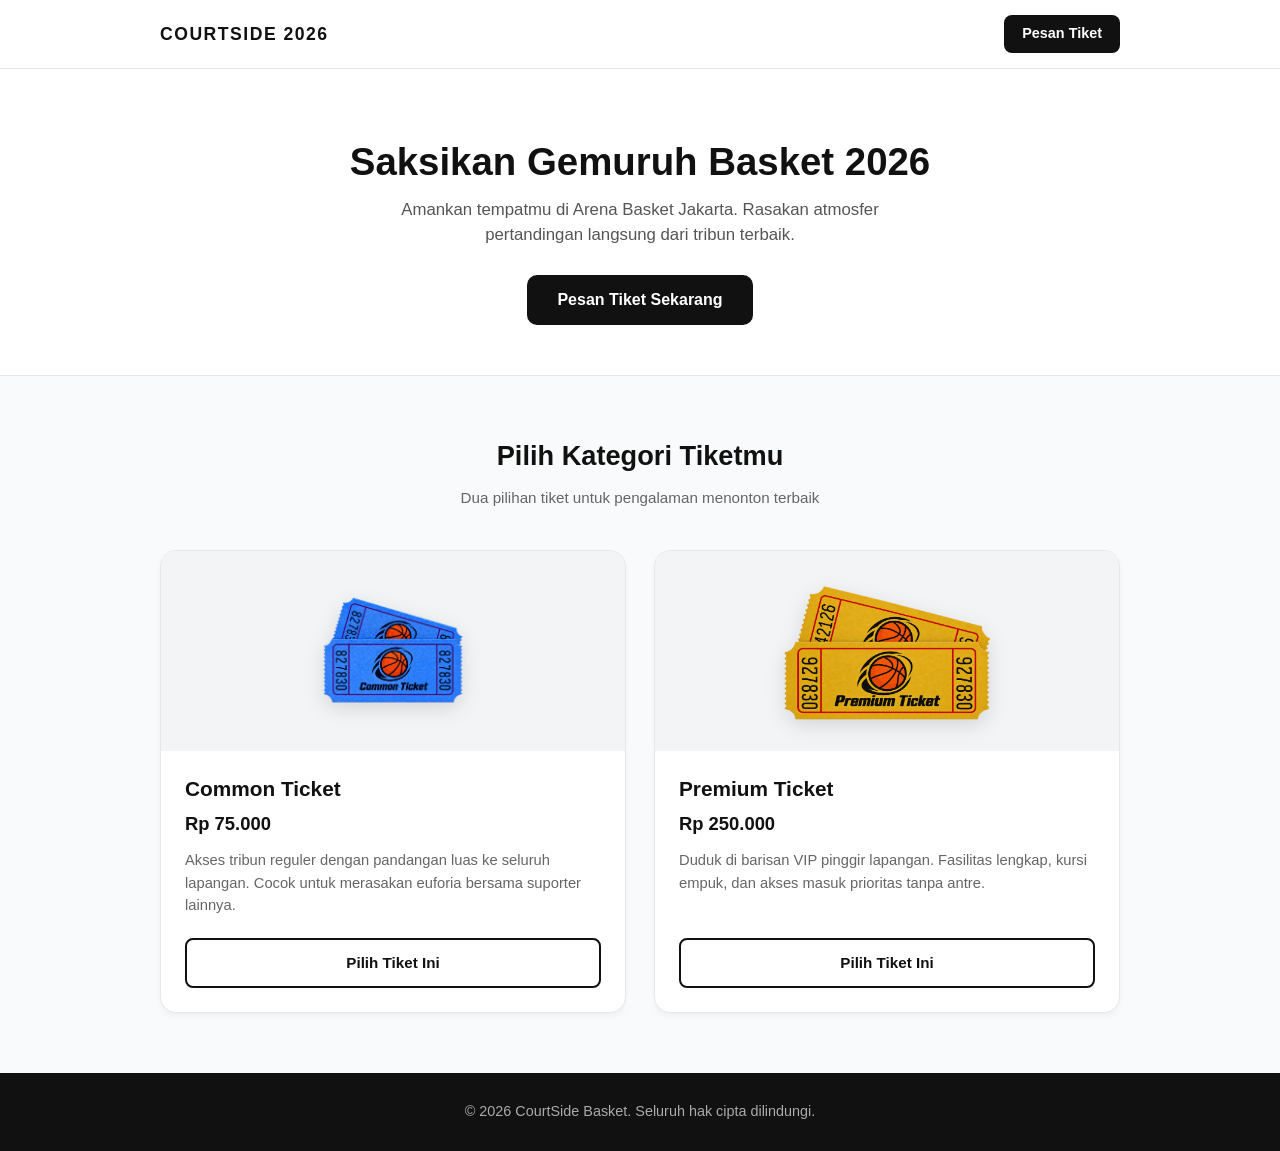
<file: beranda.html>
<!doctype html>
<html lang="id">
<head>
  <meta charset="UTF-8">
  <meta name="viewport" content="width=device-width, initial-scale=1.0">
  <title>CourtSide Basket 2026 | Tiket Resmi</title>
  <link rel="stylesheet" href="style.css">
</head>
<body>

  <!-- NAVBAR -->
  <header>
    <div class="container nav-content">
      <div class="brand">COURTSIDE 2026</div>
      <a href="pemesanan.html" class="btn-nav">Pesan Tiket</a>
    </div>
  </header>

  <!-- HERO -->
  <section class="hero">
    <div class="container">
      <h1>Saksikan Gemuruh Basket 2026</h1>
      <p>Amankan tempatmu di Arena Basket Jakarta. Rasakan atmosfer pertandingan langsung dari tribun terbaik.</p>
      <a href="pemesanan.html" class="btn-primary">Pesan Tiket Sekarang</a>
    </div>
  </section>

  <!-- TICKETS -->
  <section class="tickets container" id="tickets">
    <h2 class="section-title">Pilih Kategori Tiketmu</h2>
    <p class="section-sub">Dua pilihan tiket untuk pengalaman menonton terbaik</p>

    <div class="ticket-grid">
      <!-- COMMON TICKET -->
      <div class="ticket-card">
        <div class="ticket-image">
          <img src="ticket_image/common_ticket.png" alt="Common Ticket">
        </div>
        <div class="ticket-info">
          <h3>Common Ticket</h3>
          <div class="ticket-price">Rp 75.000</div>
          <p class="ticket-desc">Akses tribun reguler dengan pandangan luas ke seluruh lapangan. Cocok untuk merasakan euforia bersama suporter lainnya.</p>
          <a href="pemesanan.html" class="btn-select">Pilih Tiket Ini</a>
        </div>
      </div>

      <!-- PREMIUM TICKET -->
      <div class="ticket-card">
        <div class="ticket-image">
          <img src="ticket_image/premium-ticket.png" alt="Premium Ticket">
        </div>
        <div class="ticket-info">
          <h3>Premium Ticket</h3>
          <div class="ticket-price">Rp 250.000</div>
          <p class="ticket-desc">Duduk di barisan VIP pinggir lapangan. Fasilitas lengkap, kursi empuk, dan akses masuk prioritas tanpa antre.</p>
          <a href="pemesanan.html" class="btn-select">Pilih Tiket Ini</a>
        </div>
      </div>
    </div>
  </section>

  <!-- FOOTER -->
  <footer>
    <div class="container">
      <p>&copy; 2026 CourtSide Basket. Seluruh hak cipta dilindungi.</p>
    </div>
  </footer>

</body>
</html>
</file>
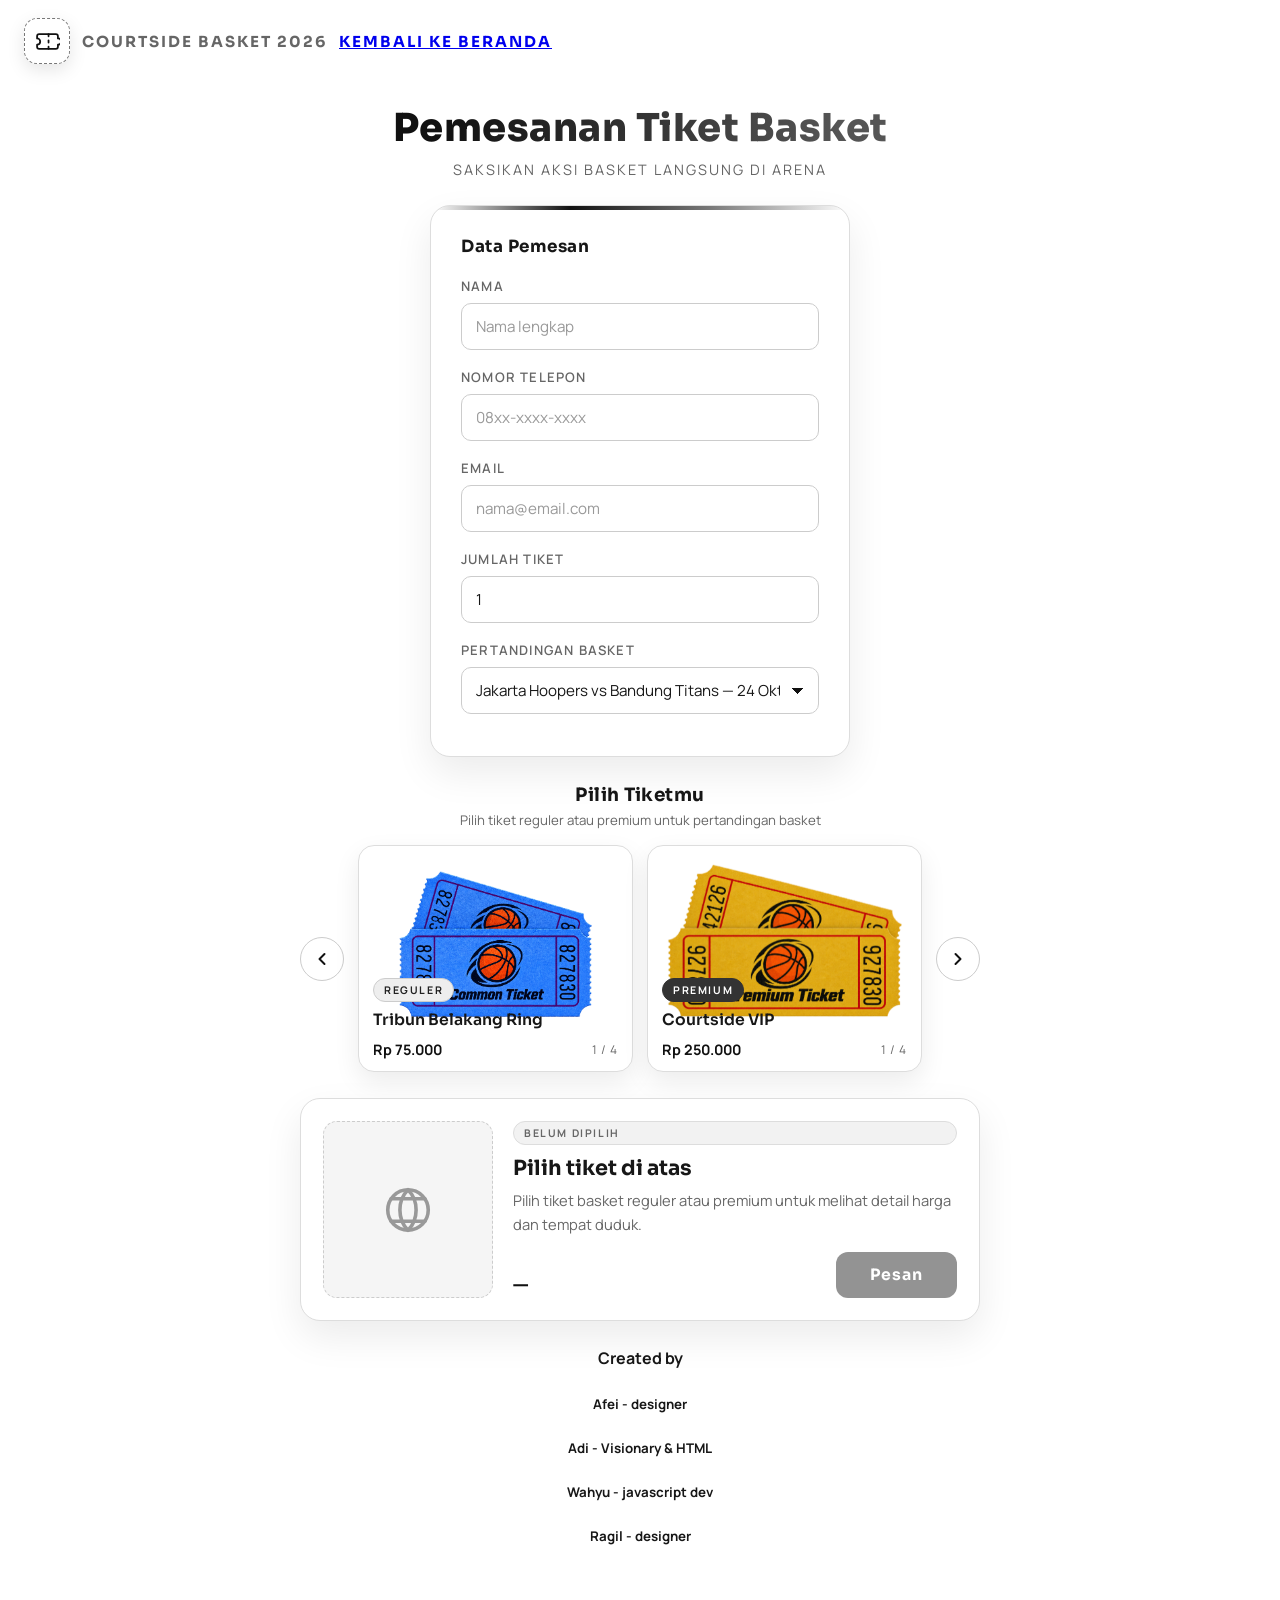
<file: TICKET.html>
<!doctype html>
<html lang="id">
  <head>
    <meta charset="UTF-8" />
    <meta name="viewport" content="width=device-width, initial-scale=1.0" />
    <title>Tiket Basket | CourtSide 2026</title>
    <link rel="preconnect" href="https://fonts.googleapis.com" />
    <link rel="preconnect" href="https://fonts.gstatic.com" crossorigin />
    <link
      href="https://fonts.googleapis.com/css2?family=Sora:wght@400;600;700;800&family=Manrope:wght@400;500;600;700&display=swap"
      rel="stylesheet"
    />
    <style>
      :root {
        --gold: #111111;
        --gold-deep: #444444;
        --ink: #171717;
        --ink-dim: #666666;
        --field-bg: #ffffff;
        --field-border: #cccccc;
        --accent: #111111;
      }

      * { box-sizing: border-box; margin: 0; padding: 0; }

      body {
        min-height: 100vh;
        display: flex;
        flex-direction: column;
        align-items: center;
        padding: 104px 16px 56px;
        font-family: "Manrope", "Segoe UI", sans-serif;
        color: var(--ink);
        background: #ffffff;
        background-attachment: fixed;
        position: relative;
        overflow-x: hidden;
      }

      body::before,
      body::after {
        display: none;
      }
      body::before {
        background: none;
      }
      body::after {
        background: none;
      }
      @keyframes drift {
        from { transform: translate(-6%, -4%) scale(1); }
        to   { transform: translate(6%, 5%)  scale(1.15); }
      }

      /* ===== LOGO ===== */
      .topbar {
        position: fixed;
        top: 0; left: 0; right: 0;
        display: flex;
        align-items: center;
        gap: 12px;
        padding: 18px 24px;
        z-index: 5;
      }
      .logo-icon {
        width: 46px;
        height: 46px;
        flex-shrink: 0;
        display: grid;
        place-items: center;
        border-radius: 13px;
        color: #111111;
        background: #ffffff;
        border: 1.5px dashed #777777;
        box-shadow: 0 6px 18px rgba(0, 0, 0, 0.10);
      }
      .logo-icon svg { width: 25px; height: 25px; }
      .topbar-teks {
        font-family: "Sora", sans-serif;
        font-weight: 700;
        font-size: 0.95rem;
        letter-spacing: 2px;
        text-transform: uppercase;
        color: var(--ink-dim);
      }

      .topbar-right {
        font-family: "Sora", sans-serif;
        font-weight: 700;
        font-size: 0.95rem;
        letter-spacing: 2px;
        text-transform: uppercase;
        color: var(--ink-dim);
      }

      .wrap {
        width: min(680px, 100%);
        position: relative;
        z-index: 1;
        display: flex;
        flex-direction: column;
        align-items: center;
        gap: 26px;
      }

      .judul { text-align: center; }
      .judul h1 {
        font-family: "Sora", "Segoe UI", sans-serif;
        font-weight: 800;
        font-size: clamp(1.8rem, 4vw, 2.4rem);
        letter-spacing: 0.5px;
        background: linear-gradient(92deg, #111111 10%, #555555 90%);
        -webkit-background-clip: text;
        background-clip: text;
        color: transparent;
      }
      .judul p {
        margin-top: 8px;
        color: var(--ink-dim);
        font-size: 0.9rem;
        letter-spacing: 2px;
        text-transform: uppercase;
      }

      /* ===== FORM CARD ===== */
      .boxpemesanan {
        width: min(420px, 100%);
        position: relative;
        border-radius: 20px;
        padding: 30px 30px 24px;
        background: #ffffff;
        border: 1px solid #dddddd;
        box-shadow:
          0 16px 38px rgba(0, 0, 0, 0.08),
          inset 0 1px 0 rgba(255, 255, 255, 0.9);
        overflow: hidden;
      }
      .boxpemesanan::before {
        content: "";
        position: absolute;
        top: 0; left: 0; right: 0;
        height: 4px;
        background: linear-gradient(90deg, transparent, #111111, #777777, transparent);
      }
      .kartu-judul {
        font-family: "Sora", sans-serif;
        font-weight: 700;
        font-size: 1.05rem;
        margin-bottom: 20px;
        letter-spacing: 0.5px;
      }

      label {
        display: block;
        font-weight: 600;
        font-size: 0.82rem;
        letter-spacing: 1.2px;
        text-transform: uppercase;
        color: var(--ink-dim);
        margin-bottom: 8px;
      }

      input[type="text"],
      input[type="email"],
      input[type="number"],
      input[type="tel"] {
        width: 100%;
        padding: 12px 14px;
        margin-bottom: 18px;
        border-radius: 10px;
        border: 1px solid var(--field-border);
        background: var(--field-bg);
        color: var(--ink);
        font-family: "Manrope", sans-serif;
        font-size: 0.95rem;
        transition: border-color 0.25s, box-shadow 0.25s, background 0.25s;
        appearance: none;
      }
      input:focus,
      select:focus {
        outline: none;
        border-color: #111111;
        background-color: #ffffff;
        box-shadow: 0 0 0 3px rgba(0, 0, 0, 0.12);
      }
      input::placeholder { color: #999999; }
      input[type="number"]::-webkit-outer-spin-button,
      input[type="number"]::-webkit-inner-spin-button { -webkit-appearance: none; }

      select {
        width: 100%;
        padding: 12px 14px;
        margin-bottom: 18px;
        border-radius: 10px;
        border: 1px solid var(--field-border);
        background-color: var(--field-bg);
        background-image:
          linear-gradient(45deg, transparent 50%, #111111 50%),
          linear-gradient(135deg, #111111 50%, transparent 50%);
        background-position: calc(100% - 20px) 50%, calc(100% - 14px) 50%;
        background-size: 6px 6px;
        background-repeat: no-repeat;
        color: var(--ink);
        font-family: "Manrope", sans-serif;
        font-size: 0.95rem;
        cursor: pointer;
        appearance: none;
        padding-right: 38px;
        transition: border-color 0.25s, box-shadow 0.25s, background-color 0.25s;
      }
      select option { color: #111111; background: #ffffff; }

      /* ===== TICKET CAROUSEL ===== */
      .pilihan { width: 100%; }
      .pilihan-judul { text-align: center; margin-bottom: 16px; }
      .pilihan-judul h3 {
        font-family: "Sora", sans-serif;
        font-weight: 700;
        font-size: 1.15rem;
        letter-spacing: 0.5px;
      }
      .pilihan-judul p {
        margin-top: 5px;
        color: var(--ink-dim);
        font-size: 0.83rem;
      }

      .carousel {
        display: flex;
        align-items: stretch;
        gap: 14px;
      }

      .arrow {
        flex-shrink: 0;
        align-self: center;
        width: 44px;
        height: 44px;
        border-radius: 50%;
        border: 1px solid #cccccc;
        background: #ffffff;
        color: var(--gold);
        cursor: pointer;
        display: grid;
        place-items: center;
        transition: transform 0.18s ease, box-shadow 0.18s ease, background 0.18s ease;
      }
      .arrow:hover {
        background: #111111;
        color: #ffffff;
        box-shadow: 0 5px 14px rgba(0, 0, 0, 0.2);
        transform: scale(1.08);
      }
      .arrow:active { transform: scale(0.96); }
      .arrow svg { width: 20px; height: 20px; }

      .kartu-tiket {
        flex: 1;
        min-width: 0;
        border-radius: 16px;
        overflow: hidden;
        cursor: pointer;
        background: #ffffff;
        border: 1px solid #dddddd;
        box-shadow: 0 10px 26px rgba(0, 0, 0, 0.08);
        transition: transform 0.2s ease, box-shadow 0.2s ease, border-color 0.2s ease;
      }
      .kartu-tiket:hover {
        transform: translateY(-4px);
        box-shadow: 0 16px 32px rgba(0, 0, 0, 0.14);
      }
      .kartu-tiket:focus-visible {
        outline: none;
        border-color: #111111;
      }
      .kartu-tiket.aktif {
        border-color: #111111;
        box-shadow: 0 0 0 2px #111111, 0 12px 28px rgba(0, 0, 0, 0.12);
      }

      .kartu-gambar {
        height: 118px;
        display: grid;
        place-items: center;
        color: rgba(255, 255, 255, 0.88);
        padding: 6px;
      }
      .kartu-tiket.premium .kartu-gambar { color: #ffffff; }
      .kartu-gambar svg { width: 42px; height: 42px; filter: drop-shadow(0 2px 6px rgba(0,0,0,0.25)); }
      .kartu-gambar img { width: 100%; height: 100%; object-fit: contain; }
      .kartu-tiket:not(.premium) .kartu-gambar img,
      #gambarTiket:not(.premium) img {
        width: 90%;
        height: 90%;
        transform: translateY(-24px);
      }

      .kartu-info { padding: 13px 14px 12px; }
      .kartu-nama {
        font-family: "Sora", sans-serif;
        font-weight: 600;
        font-size: 0.98rem;
        margin: 8px 0 10px;
        white-space: nowrap;
        overflow: hidden;
        text-overflow: ellipsis;
      }
      .kartu-bawah {
        display: flex;
        justify-content: space-between;
        align-items: center;
        gap: 8px;
      }
      .kartu-harga { font-weight: 700; font-size: 0.9rem; color: var(--gold); }
      .kartu-urut { font-size: 0.75rem; color: var(--ink-dim); letter-spacing: 1px; }

      .badge {
        display: inline-block;
        font-size: 0.66rem;
        font-weight: 700;
        letter-spacing: 1.6px;
        text-transform: uppercase;
        padding: 4px 10px;
        border-radius: 999px;
      }
      .badge-reguler {
        color: #222222;
        background: #eeeeee;
        border: 1px solid #cccccc;
      }
      .badge-premium {
        color: #ffffff;
        background: #333333;
        border: 1px solid #333333;
      }
      .badge-netral {
        color: var(--ink-dim);
        background: #f2f2f2;
        border: 1px solid #dddddd;
      }

      .kartu-tiket.ganti .kartu-gambar { animation: muncul 0.35s ease both; }
      .kartu-tiket.ganti .kartu-info { animation: muncul 0.35s 0.05s ease both; }
      @keyframes muncul {
        from { opacity: 0; transform: translateY(8px); }
        to   { opacity: 1; transform: translateY(0); }
      }

      /* ===== DETAIL + ORDER ===== */
      .detail {
        width: 100%;
        display: flex;
        gap: 20px;
        border-radius: 20px;
        padding: 22px;
        background: #ffffff;
        border: 1px solid #dddddd;
        box-shadow: 0 16px 38px rgba(0, 0, 0, 0.08), inset 0 1px 0 #ffffff;
      }

      .gambar-tiket {
        width: 170px;
        min-height: 160px;
        flex-shrink: 0;
        border-radius: 14px;
        display: grid;
        place-items: center;
        color: rgba(255, 255, 255, 0.9);
        transition: background 0.3s ease;
        padding: 8px;
      }
      .gambar-tiket svg { width: 54px; height: 54px; filter: drop-shadow(0 3px 8px rgba(0,0,0,0.25)); }
      .gambar-tiket img { width: 100%; height: 100%; object-fit: contain; }
      .gambar-tiket.premium { color: #ffffff; }
      .gambar-tiket.kosong {
        color: #999999;
        border: 1.5px dashed #cccccc;
        background: #f5f5f5 !important;
      }
      .gambar-tiket.kosong svg { filter: none; }

      .detail-isi {
        flex: 1;
        min-width: 0;
        display: flex;
        flex-direction: column;
      }
      .detail-isi h3 {
        font-family: "Sora", sans-serif;
        font-weight: 700;
        font-size: 1.3rem;
        margin: 10px 0 8px;
      }
      .detail-isi > p {
        color: var(--ink-dim);
        font-size: 0.92rem;
        line-height: 1.6;
      }

      .detail-bawah {
        margin-top: auto;
        padding-top: 16px;
        display: flex;
        justify-content: space-between;
        align-items: flex-end;
        gap: 14px;
        flex-wrap: wrap;
      }
      .detail-total {
        display: block;
        font-family: "Sora", sans-serif;
        font-weight: 700;
        font-size: 1.05rem;
        color: var(--gold);
      }
      .detail-per-tiket {
        display: block;
        margin-top: 3px;
        font-size: 0.78rem;
        color: var(--ink-dim);
      }

      .btn-pesan {
        padding: 13px 34px;
        border: none;
        border-radius: 12px;
        font-family: "Sora", sans-serif;
        font-weight: 700;
        font-size: 0.98rem;
        letter-spacing: 1px;
        color: #ffffff;
        background: #111111;
        cursor: pointer;
        box-shadow: 0 8px 20px rgba(0, 0, 0, 0.18);
        transition: transform 0.18s ease, box-shadow 0.18s ease, filter 0.18s ease;
      }
      .btn-pesan:hover:not(:disabled) {
        transform: translateY(-2px);
        filter: brightness(1.06);
        box-shadow: 0 12px 26px rgba(0, 0, 0, 0.25);
      }
      .btn-pesan:active:not(:disabled) { transform: translateY(0); }
      .btn-pesan:disabled {
        cursor: not-allowed;
        opacity: 0.45;
        box-shadow: none;
      }

      /* ===== STRUK E-TIKET ===== */
      .topbar[hidden], .wrap[hidden] { display: none; }

      .layar-struk {
        position: relative;
        z-index: 1;
        width: 100%;
        display: flex;
        flex-direction: column;
        align-items: center;
        gap: 24px;
        padding: 12px 16px 60px;
      }
      .layar-struk[hidden] { display: none; }

      .struk-kartu {
        width: min(400px, 100%);
        background: #ffffff;
        color: #171717;
        border-radius: 18px;
        padding: 26px 26px 20px;
        position: relative;
        overflow: hidden;
        box-shadow: 0 20px 55px rgba(0, 0, 0, 0.16);
        animation: muncul 0.35s ease both;
      }
      .struk-kartu::before {
        content: "";
        position: absolute;
        top: 0; left: 0; right: 0;
        height: 8px;
        background: linear-gradient(90deg, #111111, #666666);
      }
      .struk-kepala {
        display: flex;
        align-items: center;
        gap: 12px;
        margin-bottom: 18px;
        padding-top: 4px;
      }
      .struk-logo {
        width: 42px;
        height: 42px;
        flex-shrink: 0;
        object-fit: contain;
      }
      .struk-logo[src*="common_ticket"] {
        width: 38px;
        height: 38px;
        margin-right: -4px;
        transform: translateY(-8px);
      }
      .struk-kepala h2 {
        font-family: "Sora", sans-serif;
        font-weight: 800;
        font-size: 1.15rem;
        line-height: 1.2;
      }
      .struk-kepala p {
        font-size: 0.7rem;
        font-weight: 600;
        letter-spacing: 2.4px;
        text-transform: uppercase;
        color: #666666;
        margin-top: 2px;
      }

      .struk-barcode {
        background: #ffffff;
        border: 1.5px dashed #bbbbbb;
        border-radius: 12px;
        padding: 14px 12px 10px;
        display: flex;
        flex-direction: column;
        align-items: center;
        gap: 8px;
        margin-bottom: 14px;
      }
      .barcode-garis { height: 52px; }
      #strukKode {
        font-family: "Sora", sans-serif;
        font-weight: 700;
        font-size: 0.95rem;
        letter-spacing: 4px;
      }

      .struk-baris {
        display: flex;
        justify-content: space-between;
        align-items: baseline;
        gap: 14px;
        padding: 8px 0;
        border-bottom: 1px dashed #dddddd;
      }
      .struk-label {
        flex-shrink: 0;
        color: #666666;
        font-size: 0.68rem;
        font-weight: 700;
        letter-spacing: 1.2px;
        text-transform: uppercase;
      }
      .struk-nilai {
        font-weight: 600;
        font-size: 0.88rem;
        text-align: right;
        word-break: break-word;
      }

      .struk-total {
        margin-top: 14px;
        border-radius: 12px;
        padding: 13px 16px;
        display: flex;
        justify-content: space-between;
        align-items: center;
        gap: 10px;
        color: #ffffff;
        background: #111111;
      }
      .struk-total span {
        font-size: 0.72rem;
        font-weight: 700;
        letter-spacing: 1.6px;
        text-transform: uppercase;
      }
      .struk-total strong {
        font-family: "Sora", sans-serif;
        font-weight: 800;
        font-size: 1.05rem;
      }

      .struk-catatan {
        margin-top: 14px;
        font-size: 0.74rem;
        line-height: 1.6;
        color: #666666;
        text-align: center;
      }

      .struk-actions {
        display: flex;
        gap: 10px;
        flex-wrap: wrap;
        justify-content: center;
      }
      .btn-ghost {
        padding: 13px 22px;
        border-radius: 12px;
        border: 1px solid #111111;
        background: #ffffff;
        color: #111111;
        font-family: "Sora", sans-serif;
        font-weight: 600;
        font-size: 0.9rem;
        letter-spacing: 0.5px;
        cursor: pointer;
        transition: background 0.18s ease, transform 0.18s ease;
      }
      .btn-ghost:hover { background: #eeeeee; transform: translateY(-2px); }

      @media print {
        body { background: #ffffff !important; padding: 0; }
        body::before, body::after { display: none !important; }
        .topbar, .wrap, .struk-actions { display: none !important; }
        .layar-struk { padding: 0; }
        .struk-kartu {
          width: 100%;
          box-shadow: none;
          border: 1px solid #cccccc;
          animation: none;
        }
      }

      @media (max-width: 560px) {
        body { padding-top: 92px; }
        .topbar { padding: 14px 16px; }
        .topbar-teks { font-size: 0.8rem; }
        .carousel { gap: 8px; }
        .arrow { width: 36px; height: 36px; }
        .kartu-gambar { height: 88px; }
        .kartu-gambar svg { width: 32px; height: 32px; }
        .kartu-nama { font-size: 0.85rem; }
        .kartu-harga { font-size: 0.8rem; }
        .detail { flex-direction: column; padding: 18px; }
        .gambar-tiket { width: 100%; min-height: 130px; }
        .btn-pesan { width: 100%; }
        .boxpemesanan { padding: 26px 20px 20px; }
      }
    </style>
  </head>
  <body>
    <header class="topbar">
      <div class="logo-icon" aria-label="Ikon tiket basket">
        <svg viewBox="0 0 24 24" fill="none" stroke="currentColor" stroke-width="1.7" stroke-linecap="round" stroke-linejoin="round">
          <path d="M2 9a3 3 0 0 1 0 6v2a2 2 0 0 0 2 2h16a2 2 0 0 0 2-2v-2a3 3 0 0 0 0-6V7a2 2 0 0 0-2-2H4a2 2 0 0 0-2 2Z"/>
          <path d="M13 5v2"/><path d="M13 17v2"/><path d="M13 11v2"/>
        </svg>
      </div>
      <span class="topbar-teks">CourtSide Basket 2026</span>
      <span class="topbar-right">
        <a href="beranda.html">Kembali ke Beranda</a>
      </span>
    </header>

    <main class="wrap">
      <div class="judul">
        <h1>Pemesanan Tiket Basket</h1>
        <p>Saksikan aksi basket langsung di arena</p>
      </div>

      <section class="boxpemesanan">
        <h3 class="kartu-judul">Data Pemesan</h3>
        <form id="formPemesan">
          <label for="nama">Nama</label>
          <input type="text" id="nama" name="nama" placeholder="Nama lengkap" required />

          <label for="nomor">Nomor Telepon</label>
          <input type="tel" id="nomor" name="nomor" placeholder="08xx-xxxx-xxxx" required />

          <label for="email">Email</label>
          <input type="email" id="email" name="email" placeholder="nama@email.com" required />

          <label for="jumlah">Jumlah Tiket</label>
          <input type="number" id="jumlah" name="jumlah" min="1" max="10" value="1" required />

          <label for="pertandingan">Pertandingan Basket</label>
          <select id="pertandingan" name="pertandingan">
            <option value="Jakarta Hoopers vs Bandung Titans — 24 Oktober 2026, Arena Basket Jakarta">Jakarta Hoopers vs Bandung Titans — 24 Oktober 2026, Arena Basket Jakarta</option>
            <option value="Surabaya Waves vs Bali Storm — 26 Oktober 2026, Arena Basket Jakarta">Surabaya Waves vs Bali Storm — 26 Oktober 2026, Arena Basket Jakarta</option>
          </select>
        </form>
      </section>

      <section class="pilihan">
        <div class="pilihan-judul">
          <h3>Pilih Tiketmu</h3>
          <p>Pilih tiket reguler atau premium untuk pertandingan basket</p>
        </div>
        <div class="carousel">
          <button class="arrow" id="panahKiri" aria-label="Tiket sebelumnya">
            <svg viewBox="0 0 24 24" fill="none" stroke="currentColor" stroke-width="2.4" stroke-linecap="round" stroke-linejoin="round"><path d="m15 18-6-6 6-6"/></svg>
          </button>

          <article class="kartu-tiket" id="kartu-reguler" data-kat="reguler" tabindex="0" role="button" aria-label="Pilih tiket reguler">
            <div class="kartu-gambar"></div>
            <div class="kartu-info">
              <span class="badge badge-reguler">Reguler</span>
              <h4 class="kartu-nama">—</h4>
              <div class="kartu-bawah">
                <span class="kartu-harga">—</span>
                <span class="kartu-urut">1 / 4</span>
              </div>
            </div>
          </article>

          <article class="kartu-tiket premium" id="kartu-premium" data-kat="premium" tabindex="0" role="button" aria-label="Pilih tiket premium">
            <div class="kartu-gambar"></div>
            <div class="kartu-info">
              <span class="badge badge-premium">Premium</span>
              <h4 class="kartu-nama">—</h4>
              <div class="kartu-bawah">
                <span class="kartu-harga">—</span>
                <span class="kartu-urut">1 / 4</span>
              </div>
            </div>
          </article>

          <button class="arrow" id="panahKanan" aria-label="Tiket berikutnya">
            <svg viewBox="0 0 24 24" fill="none" stroke="currentColor" stroke-width="2.4" stroke-linecap="round" stroke-linejoin="round"><path d="m9 18 6-6-6-6"/></svg>
          </button>
        </div>
      </section>

      <section class="detail" id="panelDetail">
        <div class="gambar-tiket kosong" id="gambarTiket"></div>
        <div class="detail-isi">
          <span class="badge badge-netral" id="detailBadge">Belum dipilih</span>
          <h3 id="detailNama">Pilih tiket di atas</h3>
          <p id="detailDeskripsi">Pilih tiket basket reguler atau premium untuk melihat detail harga dan tempat duduk.</p>
          <div class="detail-bawah">
            <div>
              <span class="detail-total" id="detailTotal">—</span>
              <small class="detail-per-tiket" id="detailPerTiket"></small>
            </div>
            <button class="btn-pesan" id="btnPesan" type="button" disabled>Pesan</button>
          </div>
        </div>
      </section>
      <h4>Created by</h4>
      <small><b>Afei - designer</b></small>
      <small><b>Adi - Visionary & HTML</b></small>
      <small><b>Wahyu - javascript dev</b></small>
      <small><b>Ragil - designer</b></small>
    </main>

    <section class="layar-struk" id="layarStruk" hidden>
      <div class="struk-kartu">
        <div class="struk-kepala">
          <img class="struk-logo" id="strukLogo" src="ticket_image/common_ticket.png" alt="Tiket basket reguler" />
          <div>
            <h2>CourtSide Basket 2026</h2>
            <p>Struk Tiket Basket</p>
          </div>
        </div>

        <div class="struk-barcode">
          <div class="barcode-garis" id="barcodeGaris"></div>
          <span id="strukKode">—</span>
        </div>

        <div class="struk-baris"><span class="struk-label">Nama</span><span class="struk-nilai" id="strukNama">—</span></div>
        <div class="struk-baris"><span class="struk-label">No. Telepon</span><span class="struk-nilai" id="strukTelepon">—</span></div>
        <div class="struk-baris"><span class="struk-label">Email</span><span class="struk-nilai" id="strukEmail">—</span></div>
        <div class="struk-baris"><span class="struk-label">Pertandingan</span><span class="struk-nilai" id="strukPertandingan">—</span></div>
        <div class="struk-baris"><span class="struk-label">Tiket</span><span class="struk-nilai" id="strukTiket">—</span></div>
        <div class="struk-baris"><span class="struk-label">Kategori</span><span class="struk-nilai" id="strukKategori">—</span></div>
        <div class="struk-baris"><span class="struk-label">Jumlah</span><span class="struk-nilai" id="strukJumlah">—</span></div>
        <div class="struk-baris"><span class="struk-label">Harga per Tiket</span><span class="struk-nilai" id="strukHarga">—</span></div>
        <div class="struk-baris"><span class="struk-label">Waktu Pesan</span><span class="struk-nilai" id="strukWaktu">—</span></div>

        <div class="struk-total">
          <span>Total Bayar</span>
          <strong id="strukTotal">—</strong>
        </div>

        <p class="struk-catatan">Tunjukkan struk ini (cetak atau tampilan ponsel) beserta identitas diri di pintu masuk arena basket.</p>
      </div>

      <div class="struk-actions">
        <button class="btn-pesan" id="btnUnduh" type="button">Unduh Struk (PNG)</button>
        <button class="btn-ghost" id="btnCetak" type="button">Cetak / Simpan PDF</button>
        <button class="btn-ghost" id="btnKembali" type="button">Kembali</button>
      </div>
      <h4>Created by</h4>
      <small><b>Afei - designer</b></small>
      <small><b>Adi - Visionary & HTML</b></small>
      <small><b>Wahyu - javascript dev</b></small>
      <small><b>Ragil - designer</b></small>
    </section>

    <script>
      const DATA_TIKET = {
        reguler: [
          {
            nama: "Tribun Belakang Ring",
            harga: 75000,
            deskripsi: "Duduk tepat di belakang ring dan rasakan setiap tembakan, rebound, serta dunk dari jarak dekat.",
          },
          {
            nama: "Tribun Samping",
            harga: 75000,
            deskripsi: "Nikmati pandangan menyeluruh ke lapangan untuk mengikuti setiap fast break dan strategi tim.",
          },
          {
            nama: "Tribun Tengah",
            harga: 90000,
            deskripsi: "Posisi strategis di tengah arena dengan sudut pandang seimbang ke kedua ring.",
          },
          {
            nama: "Tribun Keluarga",
            harga: 120000,
            deskripsi: "Area nyaman untuk menikmati pertandingan basket bersama keluarga dan teman-teman.",
          },
        ],
        premium: [
          {
            nama: "Courtside VIP",
            harga: 250000,
            deskripsi: "Tempat duduk premium di sisi lapangan: dengar pantulan bola dan rasakan intensitas permainan dari dekat.",
          },
          {
            nama: "VIP Tribun Tengah",
            harga: 250000,
            deskripsi: "Nikmati pemandangan lapangan yang jelas dan nyaman dari area VIP di tengah tribun.",
          },
          {
            nama: "Skybox Basket",
            harga: 500000,
            deskripsi: "Area privat dengan pemandangan panorama seluruh lapangan untuk pengalaman menonton yang eksklusif.",
          },
          {
            nama: "Premium Lounge",
            harga: 750000,
            deskripsi: "Akses lounge premium dan tempat duduk istimewa untuk menikmati pertandingan basket dengan lebih nyaman.",
          },
        ],
      };

      const GAMBAR_TIKET = {
        reguler: "ticket_image/common_ticket.png",
        premium: "ticket_image/premium-ticket.png",
      };
      const indeks = { reguler: 0, premium: 0 };
      let terpilih = null;

      const $ = (s) => document.querySelector(s);
      const rupiah = new Intl.NumberFormat("id-ID", {
        style: "currency",
        currency: "IDR",
        maximumFractionDigits: 0,
      });
      const IKON_BASKET =
        '<svg viewBox="0 0 24 24" fill="none" stroke="currentColor" stroke-width="1.6" stroke-linecap="round" stroke-linejoin="round"><circle cx="12" cy="12" r="9"/><path d="M4.5 7h15M4.5 17h15M12 3c2.4 2.4 3.6 5.4 3.6 9s-1.2 6.6-3.6 9M12 3C9.6 5.4 8.4 8.4 8.4 12s1.2 6.6 3.6 9"/></svg>';

      function pasangGambarTiket(el, kat) {
        const img = document.createElement("img");
        img.src = GAMBAR_TIKET[kat];
        img.alt = kat === "reguler" ? "Tiket basket reguler" : "Tiket basket premium";
        el.replaceChildren(img);
      }

      function renderKartu(kat) {
        const i = indeks[kat];
        const t = DATA_TIKET[kat][i];
        const el = $("#kartu-" + kat);
        pasangGambarTiket(el.querySelector(".kartu-gambar"), kat);
        el.querySelector(".kartu-nama").textContent = t.nama;
        el.querySelector(".kartu-harga").textContent = rupiah.format(t.harga);
        el.querySelector(".kartu-urut").textContent = `${i + 1} / ${DATA_TIKET[kat].length}`;
        el.classList.toggle(
          "aktif",
          !!terpilih && terpilih.kat === kat && terpilih.i === i
        );
        el.classList.remove("ganti");
        void el.offsetWidth;
        el.classList.add("ganti");
      }

      function renderDetail() {
        const g = $("#gambarTiket");
        const badge = $("#detailBadge");
        if (!terpilih) {
          g.className = "gambar-tiket kosong";
          g.style.background = "";
          g.innerHTML = IKON_BASKET;
          badge.textContent = "Belum dipilih";
          badge.className = "badge badge-netral";
          $("#detailNama").textContent = "Pilih tiket di atas";
          $("#detailDeskripsi").textContent =
            "Pilih tiket basket reguler atau premium untuk melihat detail harga dan tempat duduk.";
          $("#detailTotal").textContent = "—";
          $("#detailPerTiket").textContent = "";
          $("#btnPesan").disabled = true;
          return;
        }
        const t = DATA_TIKET[terpilih.kat][terpilih.i];
        const jumlah = Math.max(1, parseInt($("#jumlah").value, 10) || 1);
        g.className = "gambar-tiket" + (terpilih.kat === "premium" ? " premium" : "");
        pasangGambarTiket(g, terpilih.kat);
        badge.textContent = terpilih.kat === "reguler" ? "Reguler" : "Premium";
        badge.className =
          "badge " + (terpilih.kat === "reguler" ? "badge-reguler" : "badge-premium");
        $("#detailNama").textContent = t.nama;
        $("#detailDeskripsi").textContent = t.deskripsi;
        $("#detailTotal").textContent = "Total: " + rupiah.format(t.harga * jumlah);
        $("#detailPerTiket").textContent = rupiah.format(t.harga) + " / tiket";
        $("#btnPesan").disabled = false;
      }

      function pilih(kat) {
        terpilih = { kat, i: indeks[kat] };
        renderKartu("reguler");
        renderKartu("premium");
        renderDetail();
      }

      function geser(arah) {
        for (const kat of ["reguler", "premium"]) {
          const n = DATA_TIKET[kat].length;
          indeks[kat] = (indeks[kat] + arah + n) % n;
          renderKartu(kat);
        }
      }

      $("#panahKiri").addEventListener("click", () => geser(-1));
      $("#panahKanan").addEventListener("click", () => geser(1));

      for (const kat of ["reguler", "premium"]) {
        const el = $("#kartu-" + kat);
        el.addEventListener("click", () => pilih(kat));
        el.addEventListener("keydown", (e) => {
          if (e.key === "Enter" || e.key === " ") {
            e.preventDefault();
            pilih(kat);
          }
        });
      }

      $("#jumlah").addEventListener("input", () => {
        if (terpilih) renderDetail();
      });

      document.addEventListener("keydown", (e) => {
        if (e.target.matches("input, textarea")) return;
        if (e.key === "ArrowLeft") geser(-1);
        if (e.key === "ArrowRight") geser(1);
      });

      let dataPesanan = null;

      function buatBarcode(el, kode) {
        const stops = [];
        let pos = 0;
        for (const ch of kode) {
          const w = (ch.charCodeAt(0) % 3) + 2;
          stops.push(
            `#1a2033 ${pos}px`, `#1a2033 ${pos + w}px`,
            `#ffffff ${pos + w}px`, `#ffffff ${pos + w + 3}px`
          );
          pos += w + 3;
        }
        el.style.width = pos - 3 + "px";
        el.style.backgroundImage = `linear-gradient(90deg, ${stops.join(", ")})`;
      }

      function isiStruk(d) {
        const jenisTiket = d.kategori === "Reguler" ? "reguler" : "premium";
        $("#strukLogo").src = GAMBAR_TIKET[jenisTiket];
        $("#strukLogo").alt = `Tiket basket ${jenisTiket}`;
        $("#strukKode").textContent = d.kode;
        buatBarcode($("#barcodeGaris"), d.kode);
        $("#strukNama").textContent = d.nama;
        $("#strukTelepon").textContent = d.telepon;
        $("#strukEmail").textContent = d.email;
        $("#strukPertandingan").textContent = d.pertandingan;
        $("#strukTiket").textContent = d.tiket;
        $("#strukKategori").textContent = d.kategori;
        $("#strukJumlah").textContent = d.jumlah + " tiket";
        $("#strukHarga").textContent = rupiah.format(d.harga);
        $("#strukWaktu").textContent = d.waktu;
        $("#strukTotal").textContent = rupiah.format(d.total);
      }

      async function gambarStrukPNG(d) {
        const W = 900, H = 1240, M = 64;
        const cv = document.createElement("canvas");
        cv.width = W;
        cv.height = H;
        const ctx = cv.getContext("2d");

        const rr = (x, y, w, h, r) => {
          ctx.beginPath();
          ctx.moveTo(x + r, y);
          ctx.arcTo(x + w, y, x + w, y + h, r);
          ctx.arcTo(x + w, y + h, x, y + h, r);
          ctx.arcTo(x, y + h, x, y, r);
          ctx.arcTo(x, y, x + w, y, r);
          ctx.closePath();
        };
        const potong = (teks, maks) => {
          if (ctx.measureText(teks).width <= maks) return teks;
          while (teks.length > 1 && ctx.measureText(teks + "…").width > maks) {
            teks = teks.slice(0, -1);
          }
          return teks + "…";
        };
        const tengah = (teks, y, font, warna) => {
          ctx.font = font;
          ctx.fillStyle = warna;
          ctx.textAlign = "center";
          ctx.fillText(teks, W / 2, y);
        };

        ctx.fillStyle = "#ffffff";
        ctx.fillRect(0, 0, W, H);
        rr(30, 30, W - 60, H - 60, 28);
        ctx.fillStyle = "#ffffff";
        ctx.fill();
        ctx.save();
        rr(30, 30, W - 60, H - 60, 28);
        ctx.clip();
        ctx.fillStyle = "#111111";
        ctx.fillRect(30, 30, W - 60, 12);
        ctx.restore();

        const logo = new Image();
        logo.src = GAMBAR_TIKET[d.kategori === "Reguler" ? "reguler" : "premium"];
        await new Promise((resolve, reject) => {
          logo.onload = resolve;
          logo.onerror = () => reject(new Error("Gagal memuat gambar tiket untuk struk."));
        });
        ctx.drawImage(logo, M, 72, 112, 80);
        ctx.font = "800 40px Sora, 'Segoe UI', sans-serif";
        ctx.fillStyle = "#171717";
        ctx.textAlign = "right";
        ctx.fillText("COURTSIDE BASKET 2026", W - M, 118);
        ctx.fillText("KEMBALI KE BERANDA", W - M, 118);
        ctx.font = "600 21px Manrope, 'Segoe UI', sans-serif";
        ctx.fillStyle = "#666666";
        ctx.fillText("STRUK TIKET BASKET", W - M, 157);

        let lebarTotal = 0;
        for (const ch of d.kode) lebarTotal += (ch.charCodeAt(0) % 3) + 2 + 3;
        lebarTotal -= 3;
        let bx = (W - lebarTotal) / 2;
        ctx.fillStyle = "#171717";
        for (const ch of d.kode) {
          const w = (ch.charCodeAt(0) % 3) + 2;
          ctx.fillRect(bx, 205, w, 104);
          bx += w + 3;
        }
        tengah(d.kode, 358, "700 34px Sora, 'Segoe UI', sans-serif", "#171717");

        ctx.strokeStyle = "#cccccc";
        ctx.setLineDash([8, 8]);
        ctx.lineWidth = 2;
        ctx.beginPath();
        ctx.moveTo(M, 398);
        ctx.lineTo(W - M, 398);
        ctx.stroke();
        ctx.setLineDash([]);

        const baris = [
          ["NAMA", d.nama],
          ["NO. TELEPON", d.telepon],
          ["EMAIL", d.email],
          ["PERTANDINGAN BASKET", d.pertandingan],
          ["TIKET", d.tiket],
          ["KATEGORI", d.kategori],
          ["JUMLAH", d.jumlah + " tiket"],
          ["HARGA PER TIKET", rupiah.format(d.harga)],
          ["WAKTU PESAN", d.waktu],
        ];
        let y = 448;
        for (const [label, nilai] of baris) {
          ctx.font = "600 19px Manrope, 'Segoe UI', sans-serif";
          ctx.fillStyle = "#666666";
          ctx.textAlign = "left";
          ctx.fillText(label, M, y);
          ctx.font = "700 26px Manrope, 'Segoe UI', sans-serif";
          ctx.fillStyle = "#171717";
          ctx.textAlign = "right";
          ctx.fillText(potong(nilai, W - 2 * M - 240), W - M, y);
          ctx.strokeStyle = "#dddddd";
          ctx.setLineDash([5, 5]);
          ctx.lineWidth = 1.5;
          ctx.beginPath();
          ctx.moveTo(M, y + 16);
          ctx.lineTo(W - M, y + 16);
          ctx.stroke();
          ctx.setLineDash([]);
          y += 58;
        }

        rr(M, y + 8, W - 2 * M, 76, 14);
        const grad = ctx.createLinearGradient(M, 0, W - M, 0);
        grad.addColorStop(0, "#111111");
        grad.addColorStop(1, "#444444");
        ctx.fillStyle = grad;
        ctx.fill();
        ctx.font = "700 24px Sora, 'Segoe UI', sans-serif";
        ctx.fillStyle = "#ffffff";
        ctx.textAlign = "left";
        ctx.fillText("TOTAL BAYAR", M + 26, y + 55);
        ctx.font = "800 32px Sora, 'Segoe UI', sans-serif";
        ctx.textAlign = "right";
        ctx.fillText(rupiah.format(d.total), W - M - 26, y + 56);

        tengah("Tunjukkan tiket ini di pintu masuk arena basket.", y + 132, "500 20px Manrope, 'Segoe UI', sans-serif", "#666666");
        tengah("Nikmati pertandingan basket secara langsung.", y + 160, "500 20px Manrope, 'Segoe UI', sans-serif", "#666666");
        tengah("CourtSide Basket 2026 — " + d.waktu, H - 66, "600 18px Manrope, sans-serif", "#777777");
        tengah("Kembali ke Beranda" + d.waktu, H - 66, "600 18px Manrope, sans-serif", "#777777");
        return cv.toDataURL("image/png");
      }

      function tampilkanStruk(d) {
        isiStruk(d);
        $(".topbar").hidden = true;
        $(".wrap").hidden = true;
        $("#layarStruk").hidden = false;
        window.scrollTo(0, 0);
      }

      $("#btnPesan").addEventListener("click", () => {
        if (!terpilih) return;
        const form = $("#formPemesan");
        if (!form.reportValidity()) {
          form.scrollIntoView({ behavior: "smooth", block: "center" });
          return;
        }
        const t = DATA_TIKET[terpilih.kat][terpilih.i];
        const jumlah = Math.max(1, parseInt($("#jumlah").value, 10) || 1);
        dataPesanan = {
          kode: "CB-" + Math.random().toString(36).slice(2, 8).toUpperCase(),
          nama: $("#nama").value.trim(),
          telepon: $("#nomor").value.trim(),
          email: $("#email").value.trim(),
          pertandingan: $("#pertandingan").value,
          tiket: t.nama,
          kategori: terpilih.kat === "reguler" ? "Reguler" : "Premium",
          jumlah,
          harga: t.harga,
          total: t.harga * jumlah,
          waktu: new Date().toLocaleString("id-ID", {
            dateStyle: "long",
            timeStyle: "short",
          }),
        };
        tampilkanStruk(dataPesanan);
      });

      $("#btnUnduh").addEventListener("click", async () => {
        if (!dataPesanan) return;
        const a = document.createElement("a");
        a.href = await gambarStrukPNG(dataPesanan);
        a.download = "struk-" + dataPesanan.kode + ".png";
        document.body.appendChild(a);
        a.click();
        a.remove();
      });

      $("#btnCetak").addEventListener("click", () => window.print());

      $("#btnKembali").addEventListener("click", () => {
        $("#layarStruk").hidden = true;
        $(".topbar").hidden = false;
        $(".wrap").hidden = false;
      });

      renderKartu("reguler");
      renderKartu("premium");
      renderDetail();
    </script>
  </body>
</html>
</file>
<file: style.css>
/* ===== RESET & BASE ===== */
    * { box-sizing: border-box; margin: 0; padding: 0; }
    body {
      font-family: 'Segoe UI', Tahoma, Geneva, Verdana, sans-serif;
      background: #f9fafb;
      color: #111;
      line-height: 1.5;
    }
    a { text-decoration: none; color: inherit; }

    .container {
      width: 100%;
      max-width: 1000px;
      margin: 0 auto;
      padding: 0 20px;
    }

    /* ===== NAVBAR ===== */
    header {
      background: #fff;
      padding: 15px 0;
      border-bottom: 1px solid #e5e7eb;
      position: sticky;
      top: 0;
      z-index: 100;
    }
    .nav-content {
      display: flex;
      justify-content: space-between;
      align-items: center;
    }
    .brand {
      font-size: 1.1rem;
      font-weight: 800;
      letter-spacing: 1.5px;
    }
    .btn-nav {
      padding: 8px 18px;
      background: #111;
      color: #fff;
      border-radius: 8px;
      font-weight: 600;
      font-size: 0.9rem;
      transition: 0.2s;
    }
    .btn-nav:hover { background: #333; transform: translateY(-1px); }

    /* ===== HERO ===== */
    .hero {
      text-align: center;
      padding: 70px 20px 50px;
      background: #fff;
      border-bottom: 1px solid #e5e7eb;
    }
    .hero h1 {
      font-size: 2.4rem;
      font-weight: 800;
      margin-bottom: 12px;
      line-height: 1.2;
    }
    .hero p {
      color: #555;
      max-width: 560px;
      margin: 0 auto 28px;
      font-size: 1.05rem;
    }
    .btn-primary {
      display: inline-block;
      padding: 13px 30px;
      background: #111;
      color: #fff;
      font-weight: 700;
      border-radius: 10px;
      transition: 0.2s;
    }
    .btn-primary:hover {
      background: #333;
      transform: translateY(-2px);
      box-shadow: 0 8px 18px rgba(0,0,0,0.15);
    }

    /* ===== TICKETS ===== */
    .tickets { padding: 60px 20px; }
    .section-title {
      text-align: center;
      font-size: 1.7rem;
      margin-bottom: 10px;
      font-weight: 700;
    }
    .section-sub {
      text-align: center;
      color: #666;
      margin-bottom: 40px;
      font-size: 0.95rem;
    }
    .ticket-grid {
      display: grid;
      grid-template-columns: repeat(auto-fit, minmax(280px, 1fr));
      gap: 28px;
    }

    .ticket-card {
      background: #fff;
      border: 1px solid #e5e7eb;
      border-radius: 16px;
      overflow: hidden;
      display: flex;
      flex-direction: column;
      transition: 0.25s;
      box-shadow: 0 4px 6px -1px rgba(0,0,0,0.05);
    }
    .ticket-card:hover {
      box-shadow: 0 14px 24px -8px rgba(0,0,0,0.15);
      border-color: #111;
      transform: translateY(-4px);
    }
    .ticket-image {
      padding: 24px;
      background: #f3f4f6;
      text-align: center;
      height: 200px;
      display: flex;
      align-items: center;
      justify-content: center;
    }
    .ticket-image img {
      max-height: 100%;
      max-width: 85%;
      object-fit: contain;
      filter: drop-shadow(0 6px 10px rgba(0,0,0,0.12));
    }
    .ticket-info {
      padding: 22px 24px 24px;
      flex-grow: 1;
      display: flex;
      flex-direction: column;
    }
    .ticket-info h3 {
      font-size: 1.3rem;
      margin-bottom: 6px;
    }
    .ticket-price {
      font-size: 1.15rem;
      font-weight: 800;
      margin-bottom: 12px;
    }
    .ticket-desc {
      color: #666;
      font-size: 0.92rem;
      margin-bottom: 22px;
      flex-grow: 1;
    }
    .btn-select {
      display: block;
      width: 100%;
      padding: 12px;
      background: #fff;
      color: #111;
      border: 2px solid #111;
      border-radius: 8px;
      font-weight: 700;
      font-size: 0.95rem;
      text-align: center;
      cursor: pointer;
      transition: 0.2s;
    }
    .btn-select:hover {
      background: #111;
      color: #fff;
    }

    /* ===== FOOTER ===== */
    footer {
      background: #111;
      color: #aaa;
      text-align: center;
      padding: 28px 20px;
      font-size: 0.9rem;
    }

    /* ===== RESPONSIVE ===== */
    @media (max-width: 768px) {
      .hero { padding: 50px 20px 40px; }
      .hero h1 { font-size: 1.9rem; }
      .ticket-grid { grid-template-columns: 1fr; }
    }
</file>
